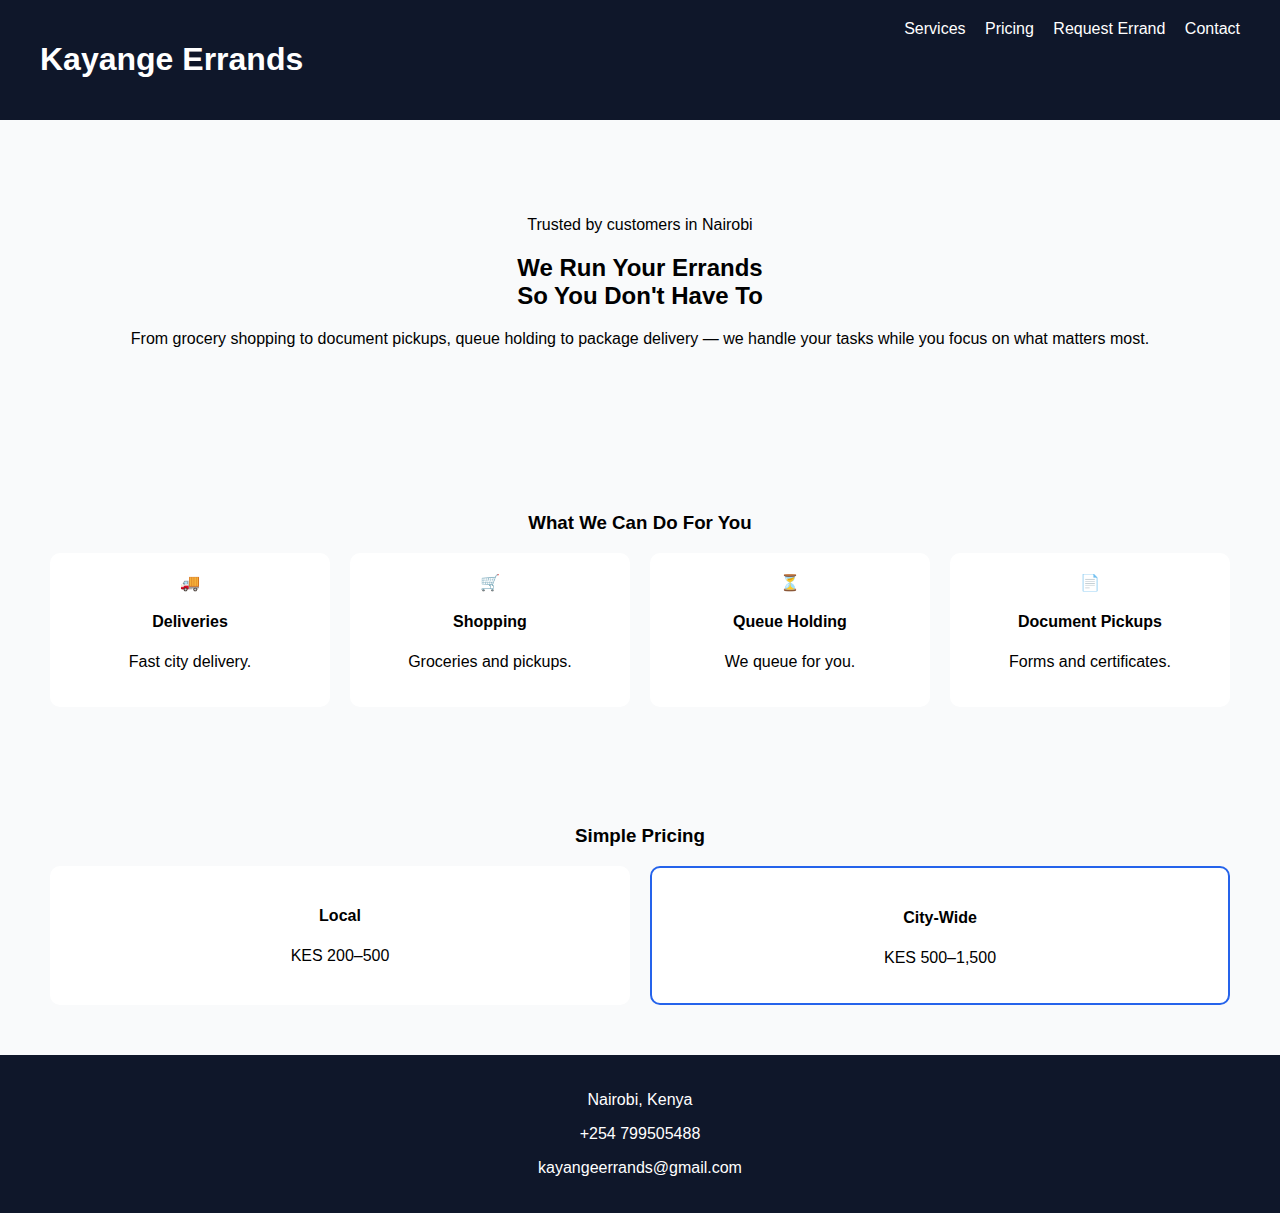
<file: index.html>
<!-- =======================
FILE: index.html
Main landing page
======================= -->
<!DOCTYPE html>
<html lang="en">
<head>
<meta charset="UTF-8" />
<meta name="viewport" content="width=device-width, initial-scale=1.0" />
<title>Kayange Errands</title>
<link rel="stylesheet" href="style.css" />
</head>
<body>

<header class="navbar">
<h1 class="logo">Kayange Errands</h1>
<nav>
<a href="#services">Services</a>
<a href="#pricing">Pricing</a>
<a href="request.html">Request Errand</a>
<a href="contact.html">Contact</a>
</nav>
</header>

<section class="hero">
<p class="trust">Trusted by customers in Nairobi</p>
<h2>We Run Your Errands<br><span>So You Don't Have To</span></h2>
<p class="subtitle">
From grocery shopping to document pickups, queue holding to package delivery —
we handle your tasks while you focus on what matters most.
</p>
</section>

<section id="services" class="services">
<h3>What We Can Do For You</h3>
<div class="service-grid">
<div class="card">🚚 <h4>Deliveries</h4><p>Fast city delivery.</p></div>
<div class="card">🛒 <h4>Shopping</h4><p>Groceries and pickups.</p></div>
<div class="card">⏳ <h4>Queue Holding</h4><p>We queue for you.</p></div>
<div class="card">📄 <h4>Document Pickups</h4><p>Forms and certificates.</p></div>
</div>
</section>

<section id="pricing" class="pricing">
<h3>Simple Pricing</h3>
<div class="pricing-grid">
<div class="price-card">
<h4>Local</h4>
<p class="price">KES 200–500</p>
</div>
<div class="price-card popular">
<h4>City-Wide</h4>
<p class="price">KES 500–1,500</p>
</div>
</div>
</section>

<footer>
<p>Nairobi, Kenya</p>
<p>+254 799505488</p>
<p>kayangeerrands@gmail.com</p>
</footer>

</body>
</html>
</file>
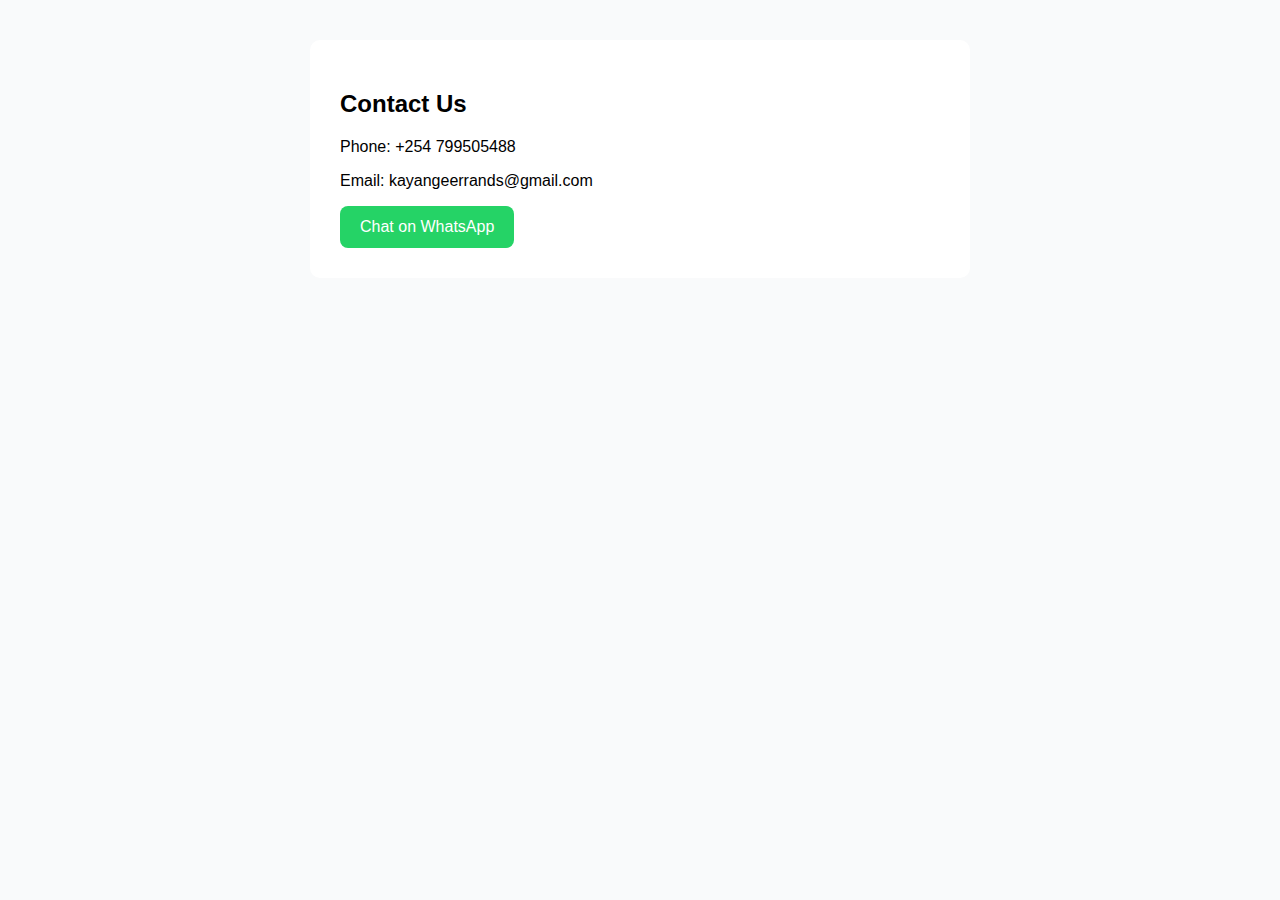
<file: contact.html>
<!-- =======================
FILE: contact.html
Contact page
======================= -->
<!DOCTYPE html>
<html lang="en">
<head>
<meta charset="UTF-8" />
<meta name="viewport" content="width=device-width, initial-scale=1.0" />
<title>Contact</title>
<link rel="stylesheet" href="style.css" />
</head>
<body>

<div class="contact-container">
<h2>Contact Us</h2>
<p>Phone: +254 799505488</p>
<p>Email: kayangeerrands@gmail.com</p>

<a class="whatsapp-btn" href="https://wa.me/254799505488" target="_blank">
Chat on WhatsApp
</a>
</div>

</body>
</html>
</file>
<file: style.css>
/* =======================
FILE: style.css
======================= */
body {
font-family: Arial, sans-serif;
background: #f9fafb;
margin: 0;
}

.navbar {
display: flex;
justify-content: space-between;
padding: 20px 40px;
background: #0f172a;
color: white;
}

.navbar a {
color: white;
margin-left: 15px;
text-decoration: none;
}

.hero {
text-align: center;
padding: 80px 20px;
}

.services, .pricing {
padding: 50px;
text-align: center;
}

.service-grid, .pricing-grid {
display: grid;
gap: 20px;
grid-template-columns: repeat(auto-fit, minmax(220px, 1fr));
}

.card, .price-card {
background: white;
padding: 20px;
border-radius: 10px;
}

.popular {
border: 2px solid #2563eb;
}

footer {
background: #0f172a;
color: white;
text-align: center;
padding: 20px;
}

.form-container, .contact-container {
max-width: 600px;
margin: 40px auto;
background: white;
padding: 30px;
border-radius: 10px;
}

.whatsapp-btn {
display: inline-block;
padding: 12px 20px;
background: #25d366;
color: white;
border-radius: 8px;
text-decoration: none;
}
</file>
